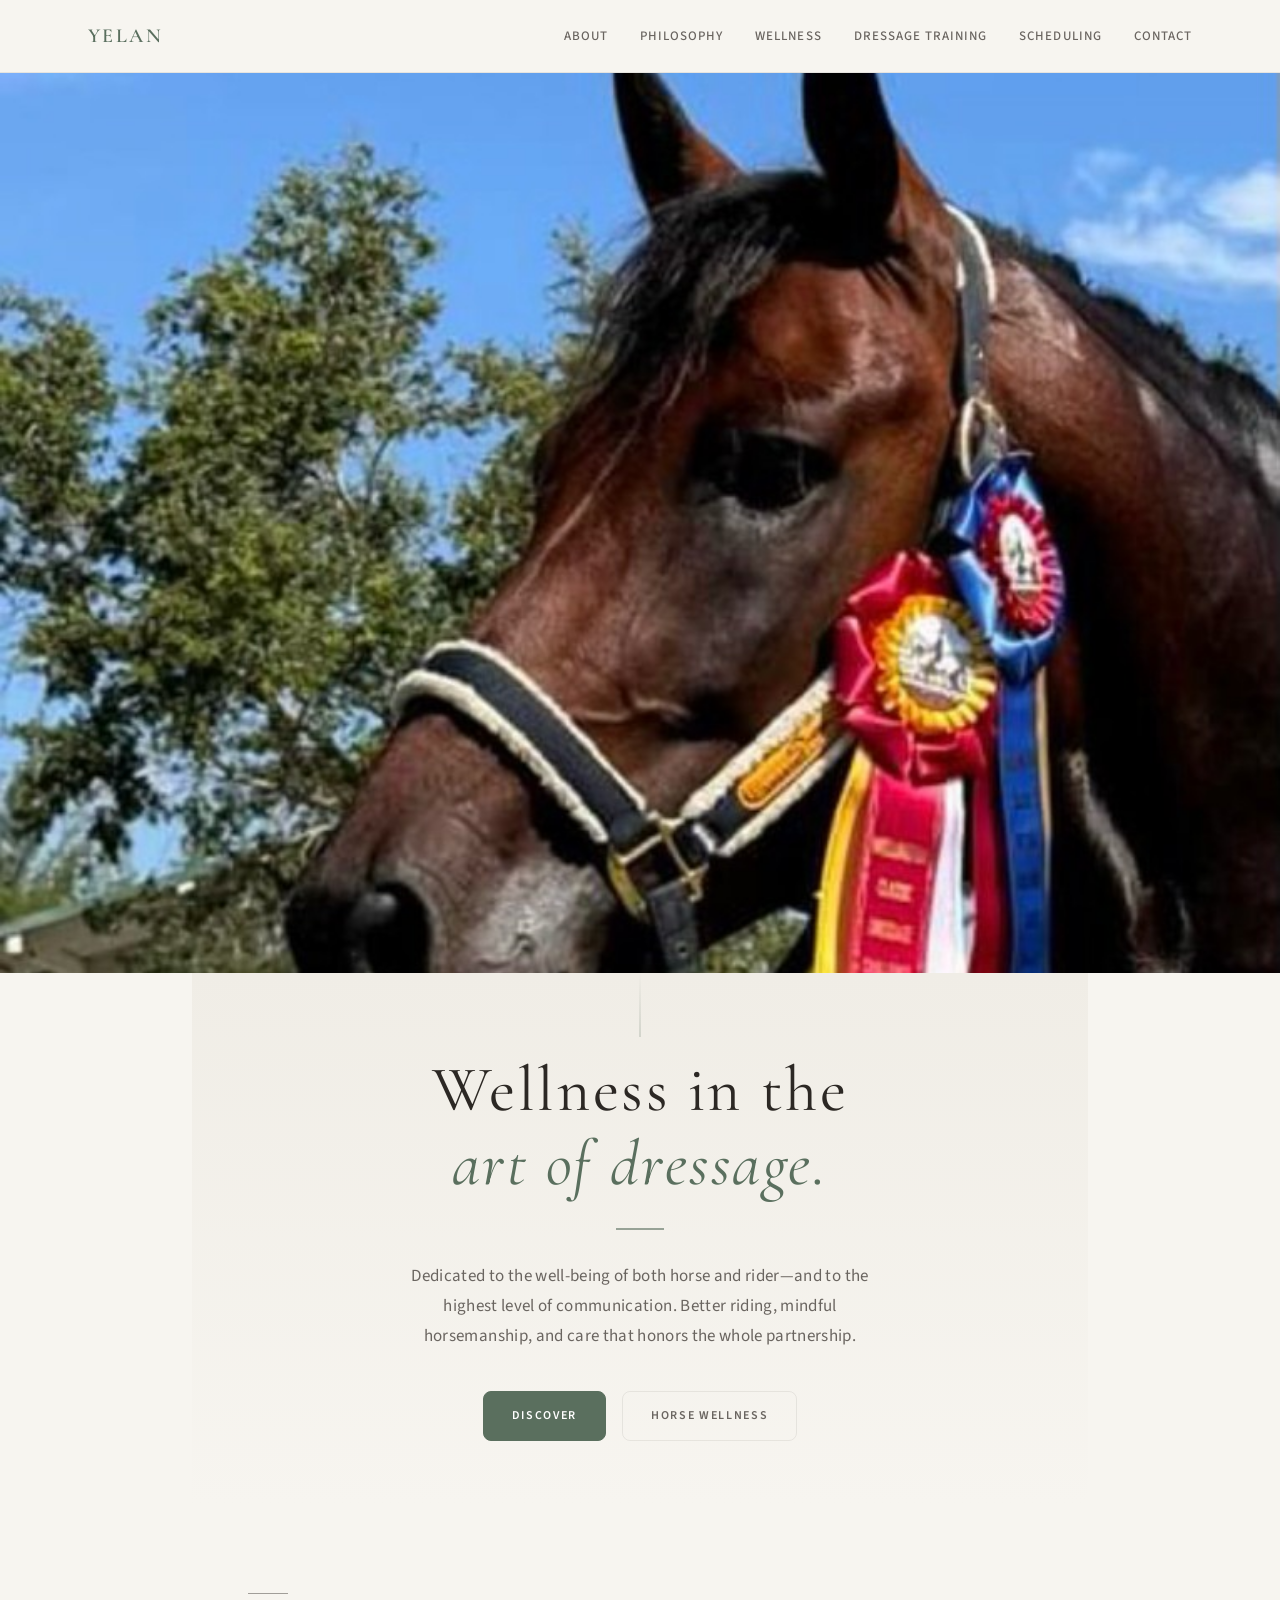
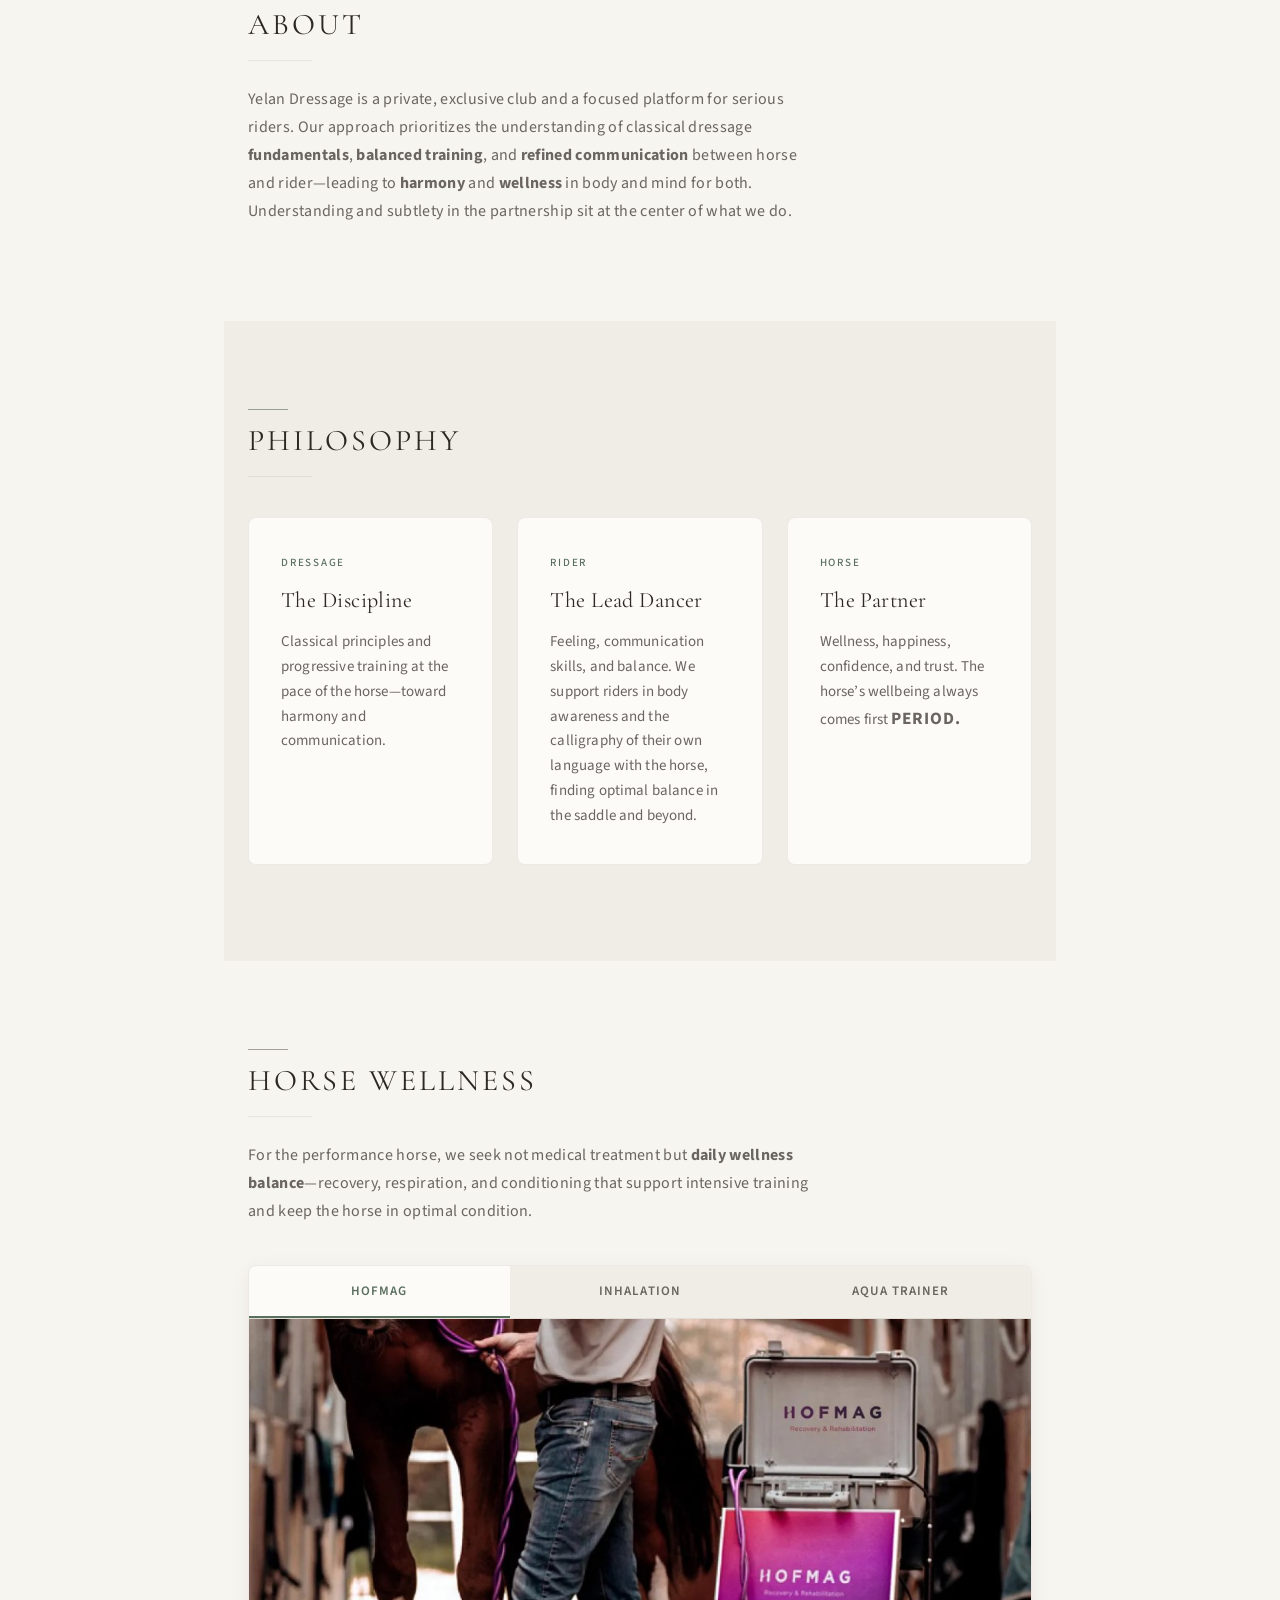
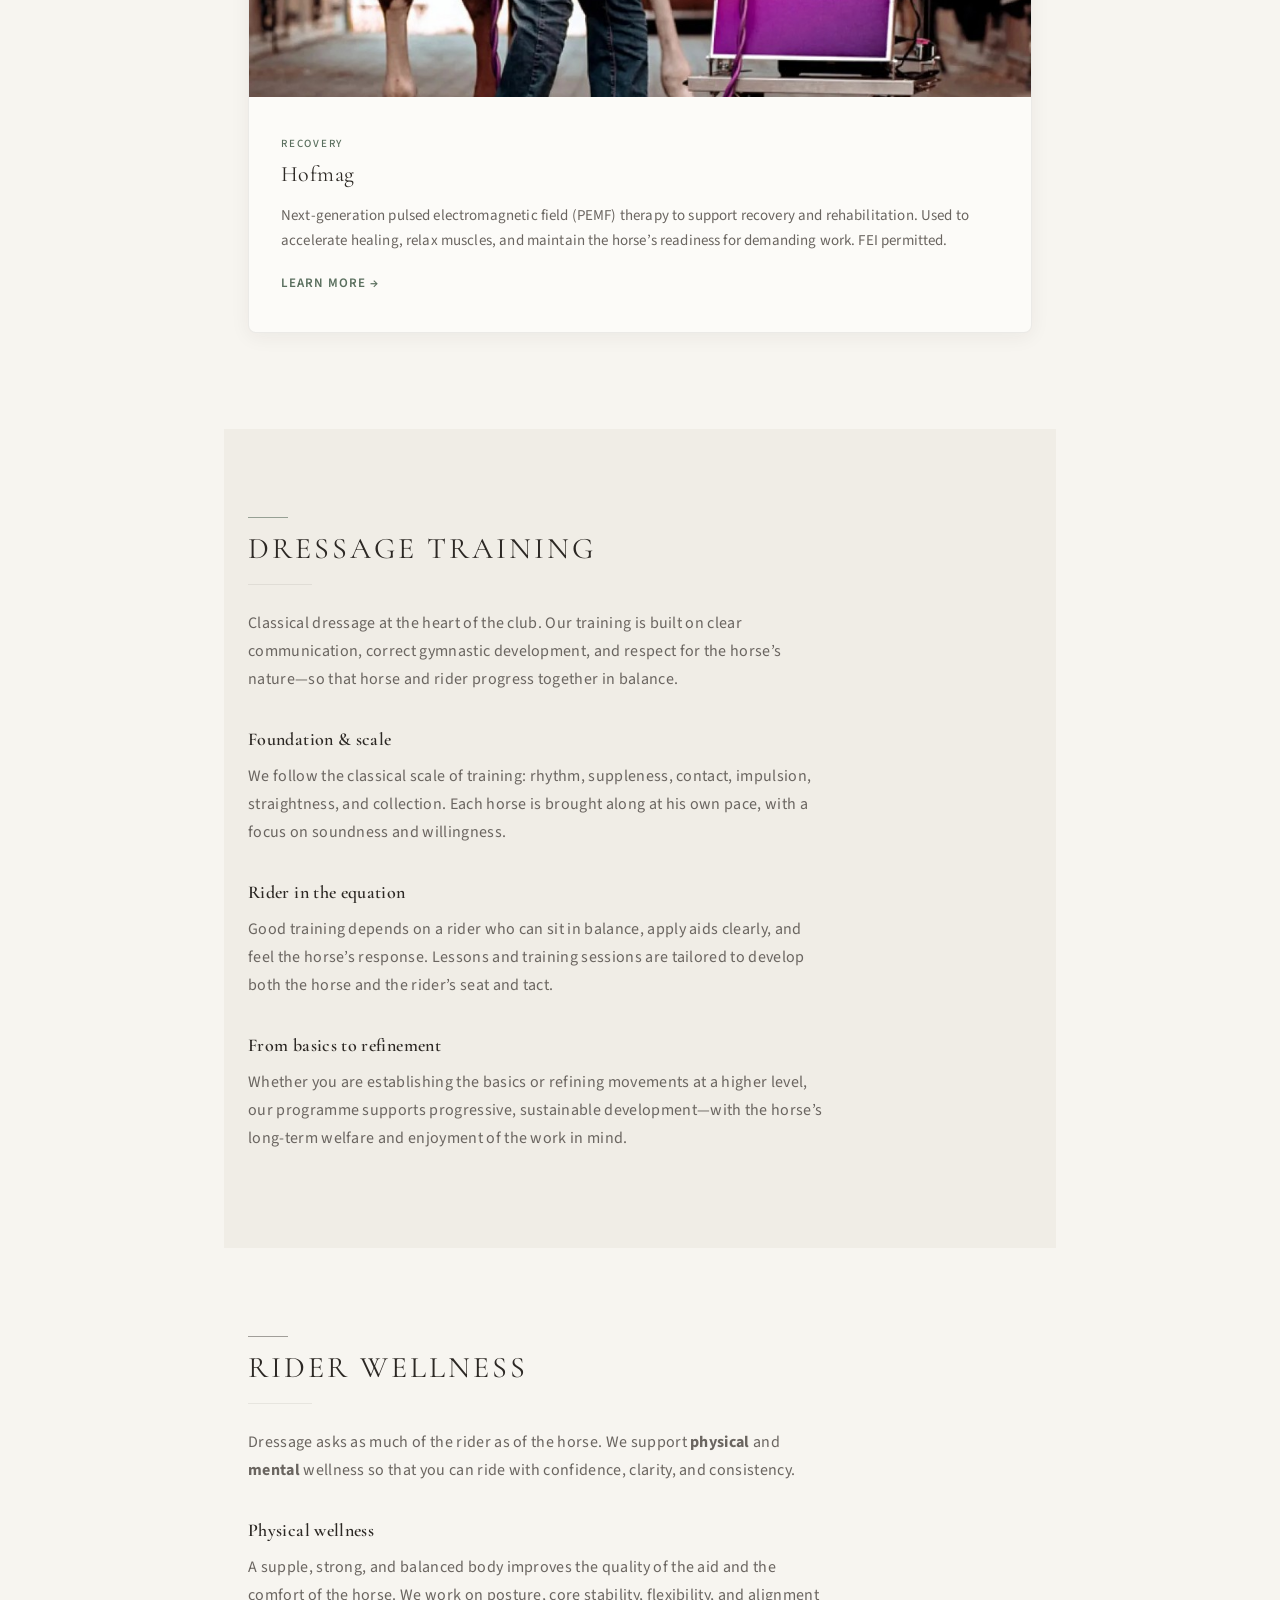
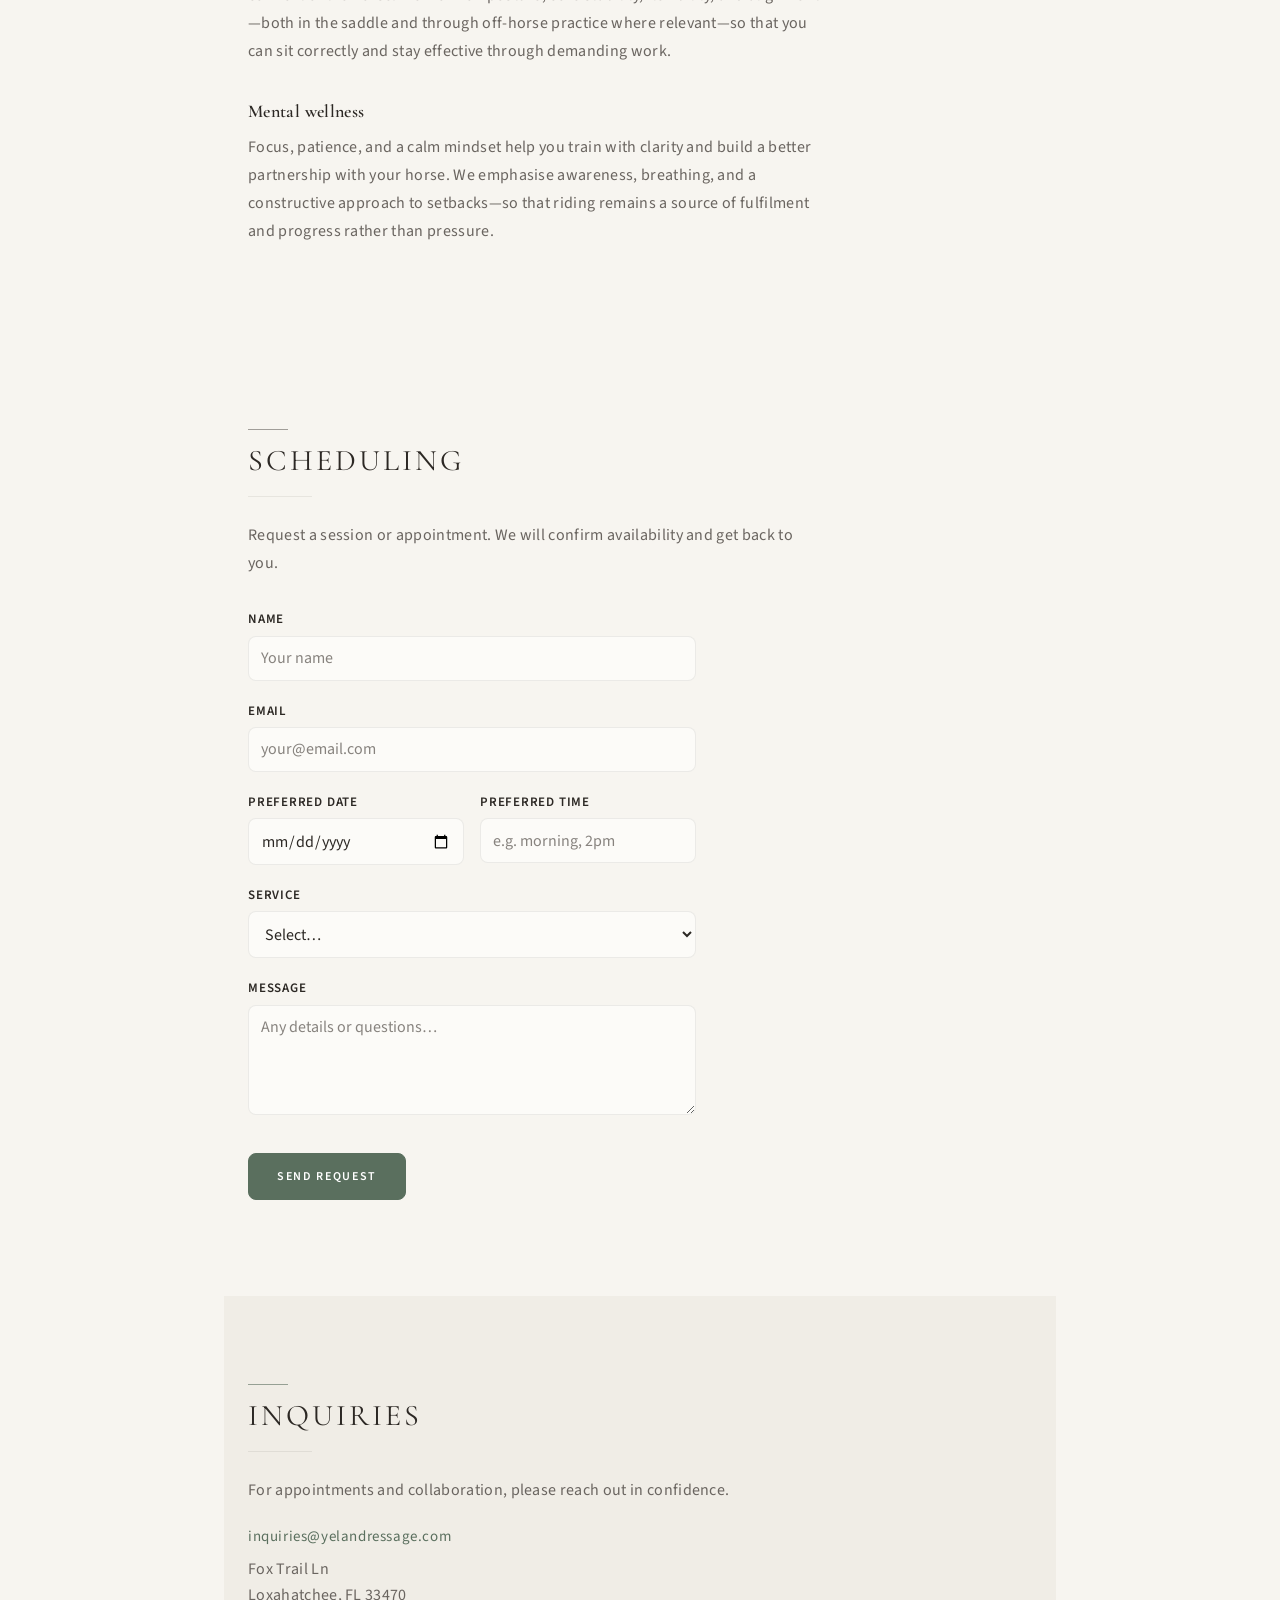
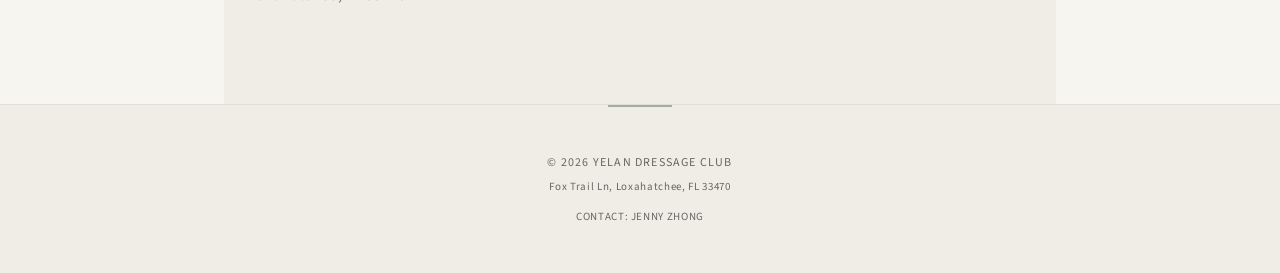
<file: index.html>
<!DOCTYPE html>
<html lang="en">
<head>
  <meta charset="UTF-8" />
  <meta name="viewport" content="width=device-width, initial-scale=1.0" />
  <title>Yelan Dressage — Wellness in the art of dressage</title>
  <link rel="preconnect" href="https://fonts.googleapis.com" />
  <link rel="preconnect" href="https://fonts.gstatic.com" crossorigin />
  <link href="https://fonts.googleapis.com/css2?family=Cormorant+Garamond:ital,wght@0,400;0,600;1,400&family=Source+Sans+3:ital,wght@0,400;0,600;1,400&display=swap" rel="stylesheet" />
  <link rel="stylesheet" href="styles.css" />
</head>
<body>
  <header class="site-header">
    <nav class="nav">
      <a href="#" class="logo">Yelan</a>
      <ul class="nav-links">
        <li><a href="#about">About</a></li>
        <li><a href="#philosophy">Philosophy</a></li>
        <li class="nav-item-dropdown">
          <a href="#horse-wellness" class="nav-dropdown-trigger">Wellness</a>
          <ul class="nav-dropdown">
            <li><a href="#horse-wellness">Horse wellness</a></li>
            <li><a href="#rider-wellness">Rider wellness</a></li>
          </ul>
        </li>
        <li><a href="#dressage-training">Dressage training</a></li>
        <li><a href="#scheduling">Scheduling</a></li>
        <li><a href="#contact">Contact</a></li>
      </ul>
      <button class="nav-toggle" aria-label="Toggle menu">
        <span></span>
        <span></span>
        <span></span>
      </button>
    </nav>
  </header>

  <div class="carousel-wrap">
    <div class="carousel" data-carousel>
      <div class="carousel-track">
        <div class="carousel-slide">
          <img src="assets/carousel-1.png" alt="" />
        </div>
        <div class="carousel-slide">
          <img src="assets/carousel-2.png" alt="" />
        </div>
        <div class="carousel-slide">
          <img src="assets/carousel-3.png" alt="" />
        </div>
        <div class="carousel-slide">
          <img src="assets/carousel-4.png" alt="" />
        </div>
      </div>
    </div>
  </div>

  <main>
    <section class="hero">
      <h1 class="hero-title">
        <span class="line">Wellness in the</span>
        <span class="line accent">art of dressage.</span>
      </h1>
      <p class="hero-subtitle">
        Dedicated to the well-being of both horse and rider—and to the highest level of communication. Better riding, mindful horsemanship, and care that honors the whole partnership.
      </p>
      <div class="hero-actions">
        <a href="#about" class="btn btn-primary">Discover</a>
        <a href="#horse-wellness" class="btn btn-ghost">Horse wellness</a>
      </div>
    </section>

    <section id="about" class="section">
      <h2 class="section-title">About</h2>
      <p class="section-text">
        Yelan Dressage is a private, exclusive club and a focused platform for serious riders. Our approach prioritizes the understanding of classical dressage <strong>fundamentals</strong>, <strong>balanced training</strong>, and <strong>refined communication</strong> between horse and rider—leading to <strong>harmony</strong> and <strong>wellness</strong> in body and mind for both. Understanding and subtlety in the partnership sit at the center of what we do.
      </p>
    </section>

    <section id="philosophy" class="section section--alt">
      <h2 class="section-title">Philosophy</h2>
      <div class="card-grid">
        <article class="card">
          <div class="card-number">Dressage</div>
          <h3 class="card-title">The Discipline</h3>
          <p class="card-text">Classical principles and progressive training at the pace of the horse—toward harmony and communication.</p>
        </article>
        <article class="card">
          <div class="card-number">Rider</div>
          <h3 class="card-title">The Lead Dancer</h3>
          <p class="card-text">Feeling, communication skills, and balance. We support riders in body awareness and the calligraphy of their own language with the horse, finding optimal balance in the saddle and beyond.</p>
        </article>
        <article class="card">
          <div class="card-number">Horse</div>
          <h3 class="card-title">The Partner</h3>
          <p class="card-text">Wellness, happiness, confidence, and trust. The horse’s wellbeing always comes first <span class="card-period">PERIOD.</span></p>
        </article>
      </div>
    </section>

    <section id="horse-wellness" class="section">
      <h2 class="section-title">Horse wellness</h2>
      <p class="section-text section-intro">
        For the performance horse, we seek not medical treatment but <strong>daily wellness balance</strong>—recovery, respiration, and conditioning that support intensive training and keep the horse in optimal condition.
      </p>
      <div class="tabs" data-tabs>
        <div class="tabs-list" role="tablist">
          <button type="button" class="tab-btn active" role="tab" aria-selected="true" aria-controls="panel-hofmag" id="tab-hofmag" data-tab="hofmag">Hofmag</button>
          <button type="button" class="tab-btn" role="tab" aria-selected="false" aria-controls="panel-inhalation" id="tab-inhalation" data-tab="inhalation">Inhalation</button>
          <button type="button" class="tab-btn" role="tab" aria-selected="false" aria-controls="panel-aqua" id="tab-aqua" data-tab="aqua">Aqua trainer</button>
        </div>
        <div class="tab-panels">
          <div class="tab-panel active" id="panel-hofmag" role="tabpanel" aria-labelledby="tab-hofmag" data-panel="hofmag">
            <div class="tab-panel-media">
              <img src="assets/hofmag-therapy.png" alt="Hofmag pulsed electromagnetic field therapy session with a horse in a stable" width="1200" height="800" />
            </div>
            <div class="tab-panel-inner">
              <span class="card-number">Recovery</span>
              <h3 class="card-title">Hofmag</h3>
              <p class="card-text">Next-generation pulsed electromagnetic field (PEMF) therapy to support recovery and rehabilitation. Used to accelerate healing, relax muscles, and maintain the horse’s readiness for demanding work. FEI permitted.</p>
              <a href="pages/hofmag.html" class="card-link">Learn more</a>
            </div>
          </div>
          <div class="tab-panel" id="panel-inhalation" role="tabpanel" aria-labelledby="tab-inhalation" data-panel="inhalation">
            <div class="tab-panel-inner">
              <span class="card-number">Respiration & skin</span>
              <h3 class="card-title">Inhalation</h3>
              <p class="card-text">Maintain lung and skin wellness with our inhalation system. Supports respiratory health and skin condition as part of routine care for the high-performance horse.</p>
              <a href="pages/inhalation.html" class="card-link">Learn more</a>
            </div>
          </div>
          <div class="tab-panel" id="panel-aqua" role="tabpanel" aria-labelledby="tab-aqua" data-panel="aqua">
            <div class="tab-panel-media">
              <img src="assets/aqua-trainer.png" alt="Horse in aqua treadmill hydrotherapy unit" width="1200" height="800" />
            </div>
            <div class="tab-panel-inner">
              <span class="card-number">Conditioning</span>
              <h3 class="card-title">Aqua trainer</h3>
              <p class="card-text">Water-based conditioning that builds fitness and supports recovery without excessive impact. An essential part of wellness programming for the sport horse in heavy training.</p>
              <p class="card-note">Not yet available.</p>
              <a href="pages/aqua-trainer.html" class="card-link">Learn more</a>
            </div>
          </div>
        </div>
      </div>
    </section>

    <section id="dressage-training" class="section section--alt">
      <h2 class="section-title">Dressage training</h2>
      <p class="section-text section-intro">
        Classical dressage at the heart of the club. Our training is built on clear communication, correct gymnastic development, and respect for the horse’s nature—so that horse and rider progress together in balance.
      </p>
      <div class="section-blocks">
        <div class="section-block">
          <h3 class="section-block-title">Foundation & scale</h3>
          <p class="section-text">We follow the classical scale of training: rhythm, suppleness, contact, impulsion, straightness, and collection. Each horse is brought along at his own pace, with a focus on soundness and willingness.</p>
        </div>
        <div class="section-block">
          <h3 class="section-block-title">Rider in the equation</h3>
          <p class="section-text">Good training depends on a rider who can sit in balance, apply aids clearly, and feel the horse’s response. Lessons and training sessions are tailored to develop both the horse and the rider’s seat and tact.</p>
        </div>
        <div class="section-block">
          <h3 class="section-block-title">From basics to refinement</h3>
          <p class="section-text">Whether you are establishing the basics or refining movements at a higher level, our programme supports progressive, sustainable development—with the horse’s long-term welfare and enjoyment of the work in mind.</p>
        </div>
      </div>
    </section>

    <section id="rider-wellness" class="section">
      <h2 class="section-title">Rider wellness</h2>
      <p class="section-text section-intro">
        Dressage asks as much of the rider as of the horse. We support <strong>physical</strong> and <strong>mental</strong> wellness so that you can ride with confidence, clarity, and consistency.
      </p>
      <div class="section-blocks">
        <div class="section-block">
          <h3 class="section-block-title">Physical wellness</h3>
          <p class="section-text">A supple, strong, and balanced body improves the quality of the aid and the comfort of the horse. We work on posture, core stability, flexibility, and alignment—both in the saddle and through off-horse practice where relevant—so that you can sit correctly and stay effective through demanding work.</p>
        </div>
        <div class="section-block">
          <h3 class="section-block-title">Mental wellness</h3>
          <p class="section-text">Focus, patience, and a calm mindset help you train with clarity and build a better partnership with your horse. We emphasise awareness, breathing, and a constructive approach to setbacks—so that riding remains a source of fulfilment and progress rather than pressure.</p>
        </div>
      </div>
    </section>

    <section id="scheduling" class="section">
      <h2 class="section-title">Scheduling</h2>
      <p class="section-text section-intro">
        Request a session or appointment. We will confirm availability and get back to you.
      </p>
      <!-- Replace YOUR_FORM_ID with your Formspree form ID from https://formspree.io -->
      <form class="scheduling-form" action="https://formspree.io/f/YOUR_FORM_ID" method="POST">
        <input type="hidden" name="_subject" value="Yelan Dressage – scheduling request" />
        <div class="form-row">
          <label for="scheduling-name">Name</label>
          <input type="text" id="scheduling-name" name="name" required placeholder="Your name" />
        </div>
        <div class="form-row">
          <label for="scheduling-email">Email</label>
          <input type="email" id="scheduling-email" name="email" required placeholder="your@email.com" />
        </div>
        <div class="form-row-group">
          <div class="form-row form-row--half">
            <label for="scheduling-date">Preferred date</label>
            <input type="date" id="scheduling-date" name="preferred_date" />
          </div>
          <div class="form-row form-row--half">
            <label for="scheduling-time">Preferred time</label>
            <input type="text" id="scheduling-time" name="preferred_time" placeholder="e.g. morning, 2pm" />
          </div>
        </div>
        <div class="form-row">
          <label for="scheduling-service">Service</label>
          <select id="scheduling-service" name="service">
            <option value="">Select…</option>
            <option value="Dressage training">Dressage training</option>
            <option value="Horse wellness – Hofmag">Horse wellness – Hofmag</option>
            <option value="Horse wellness – Inhalation">Horse wellness – Inhalation</option>
            <option value="Horse wellness – Aqua trainer (coming soon)">Horse wellness – Aqua trainer (coming soon)</option>
            <option value="Rider wellness">Rider wellness</option>
            <option value="Other">Other</option>
          </select>
        </div>
        <div class="form-row">
          <label for="scheduling-message">Message</label>
          <textarea id="scheduling-message" name="message" rows="4" placeholder="Any details or questions…"></textarea>
        </div>
        <button type="submit" class="btn btn-primary">Send request</button>
      </form>
    </section>

    <section id="contact" class="section section--alt">
      <h2 class="section-title">Inquiries</h2>
      <p class="section-text">
        For appointments and collaboration, please reach out in confidence.
      </p>
      <div class="contact-details">
        <p class="contact-item">
          <a href="mailto:inquiries@yelandressage.com" class="contact-link">inquiries@yelandressage.com</a>
        </p>
        <p class="contact-item contact-address">
          Fox Trail Ln<br />
          Loxahatchee, FL 33470
        </p>
      </div>
    </section>
  </main>

  <footer class="site-footer">
    <p class="footer-copy">&copy; <span id="year"></span> Yelan Dressage Club</p>
    <p class="footer-details">Fox Trail Ln, Loxahatchee, FL 33470</p>
    <p class="footer-contact">Contact: Jenny Zhong</p>
  </footer>

  <script src="script.js"></script>
</body>
</html>
</file>
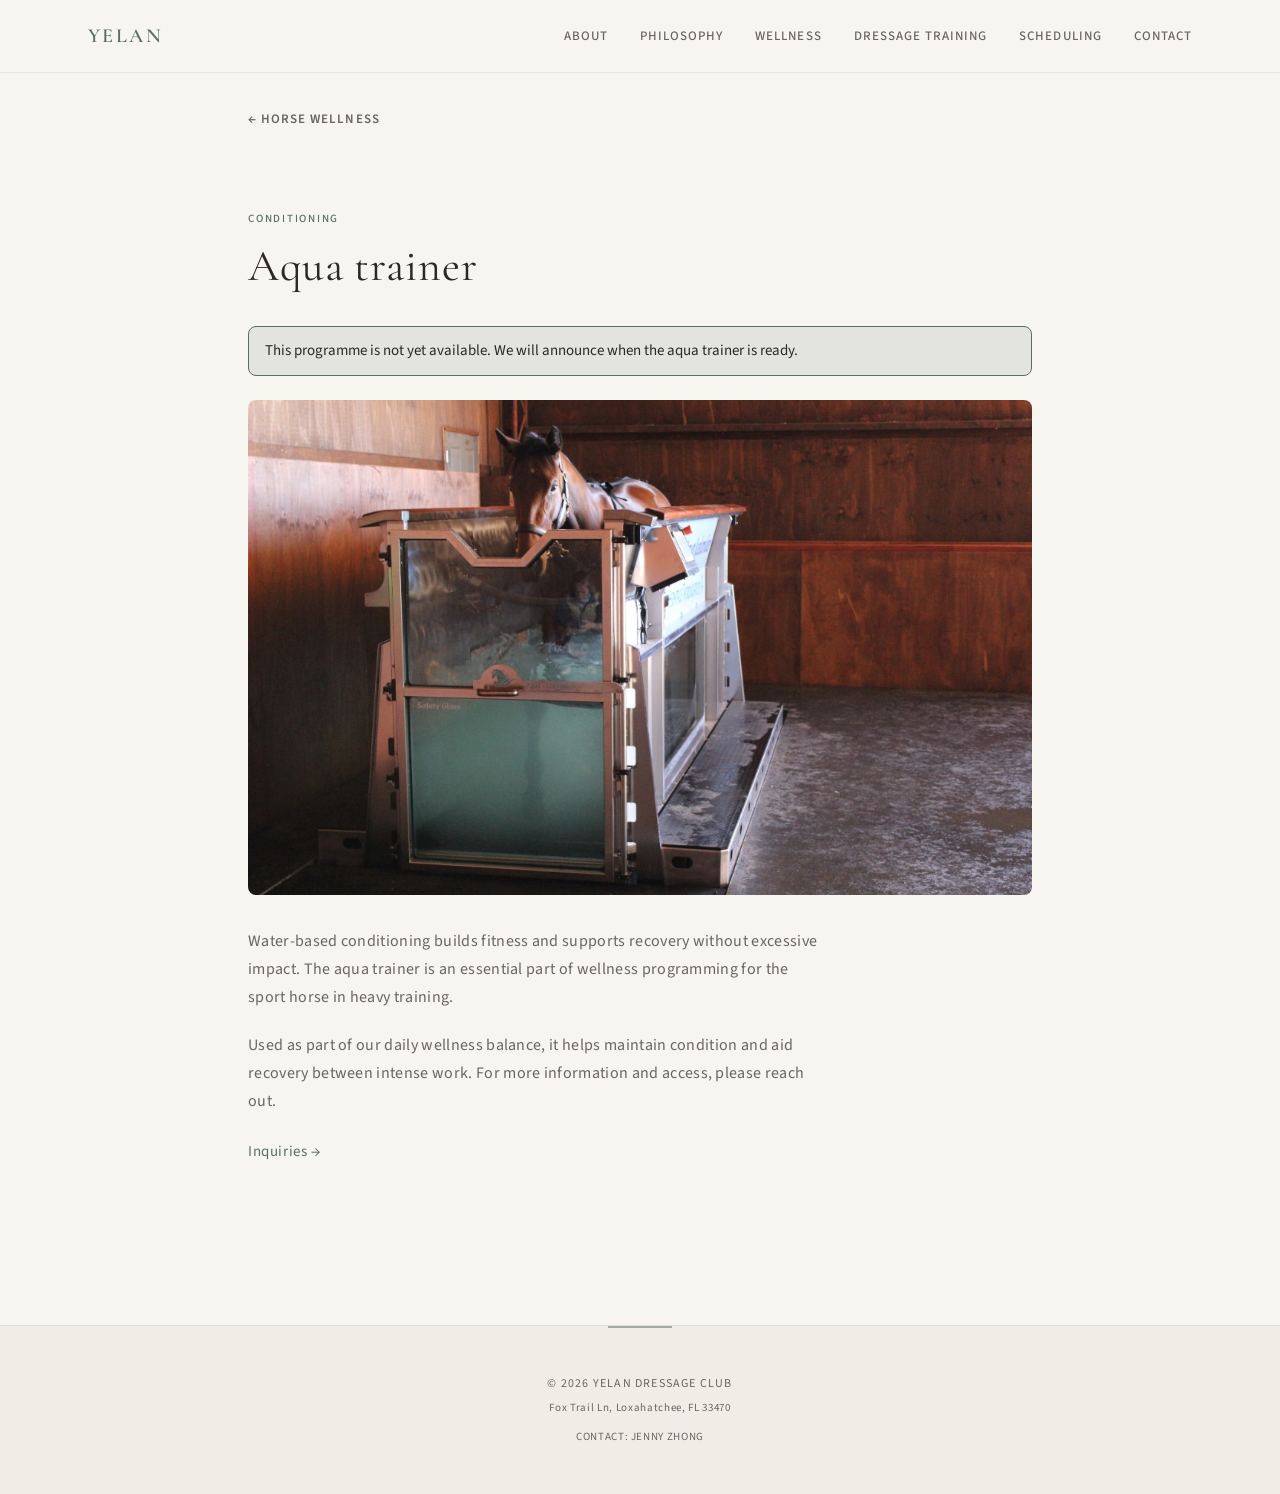
<file: pages/aqua-trainer.html>
<!DOCTYPE html>
<html lang="en">
<head>
  <meta charset="UTF-8" />
  <meta name="viewport" content="width=device-width, initial-scale=1.0" />
  <title>Aqua trainer — Horse wellness | Yelan Dressage Club</title>
  <link rel="preconnect" href="https://fonts.googleapis.com" />
  <link rel="preconnect" href="https://fonts.gstatic.com" crossorigin />
  <link href="https://fonts.googleapis.com/css2?family=Cormorant+Garamond:ital,wght@0,400;0,600;1,400&family=Source+Sans+3:ital,wght@0,400;0,600;1,400&display=swap" rel="stylesheet" />
  <link rel="stylesheet" href="../styles.css" />
</head>
<body class="page-sub">
  <header class="site-header">
    <nav class="nav">
      <a href="../index.html" class="logo">Yelan</a>
      <ul class="nav-links">
        <li><a href="../index.html#about">About</a></li>
        <li><a href="../index.html#philosophy">Philosophy</a></li>
        <li class="nav-item-dropdown">
          <a href="../index.html#horse-wellness" class="nav-dropdown-trigger">Wellness</a>
          <ul class="nav-dropdown">
            <li><a href="../index.html#horse-wellness">Horse wellness</a></li>
            <li><a href="../index.html#rider-wellness">Rider wellness</a></li>
          </ul>
        </li>
        <li><a href="../index.html#dressage-training">Dressage training</a></li>
        <li><a href="../index.html#scheduling">Scheduling</a></li>
        <li><a href="../index.html#contact">Contact</a></li>
      </ul>
      <button class="nav-toggle" aria-label="Toggle menu">
        <span></span>
        <span></span>
        <span></span>
      </button>
    </nav>
  </header>

  <main class="page-main">
    <div class="page-back">
      <a href="../index.html#horse-wellness" class="page-back-link">← Horse wellness</a>
    </div>
    <article class="page-content section">
      <span class="card-number">Conditioning</span>
      <h1 class="page-title">Aqua trainer</h1>
      <p class="page-notice">This programme is not yet available. We will announce when the aqua trainer is ready.</p>
      <div class="page-media">
        <img src="../assets/aqua-trainer.png" alt="Horse in aqua treadmill hydrotherapy unit" width="1200" height="800" />
      </div>
      <div class="page-body">
        <p class="section-text">
          Water-based conditioning builds fitness and supports recovery without excessive impact. The aqua trainer is an essential part of wellness programming for the sport horse in heavy training.
        </p>
        <p class="section-text">
          Used as part of our daily wellness balance, it helps maintain condition and aid recovery between intense work. For more information and access, please reach out.
        </p>
        <p class="section-text">
          <a href="../index.html#contact" class="contact-link">Inquiries →</a>
        </p>
      </div>
    </article>
  </main>

  <footer class="site-footer">
    <p class="footer-copy">&copy; <span id="year"></span> Yelan Dressage Club</p>
    <p class="footer-details">Fox Trail Ln, Loxahatchee, FL 33470</p>
    <p class="footer-contact">Contact: Jenny Zhong</p>
  </footer>

  <script src="../script.js"></script>
</body>
</html>
</file>
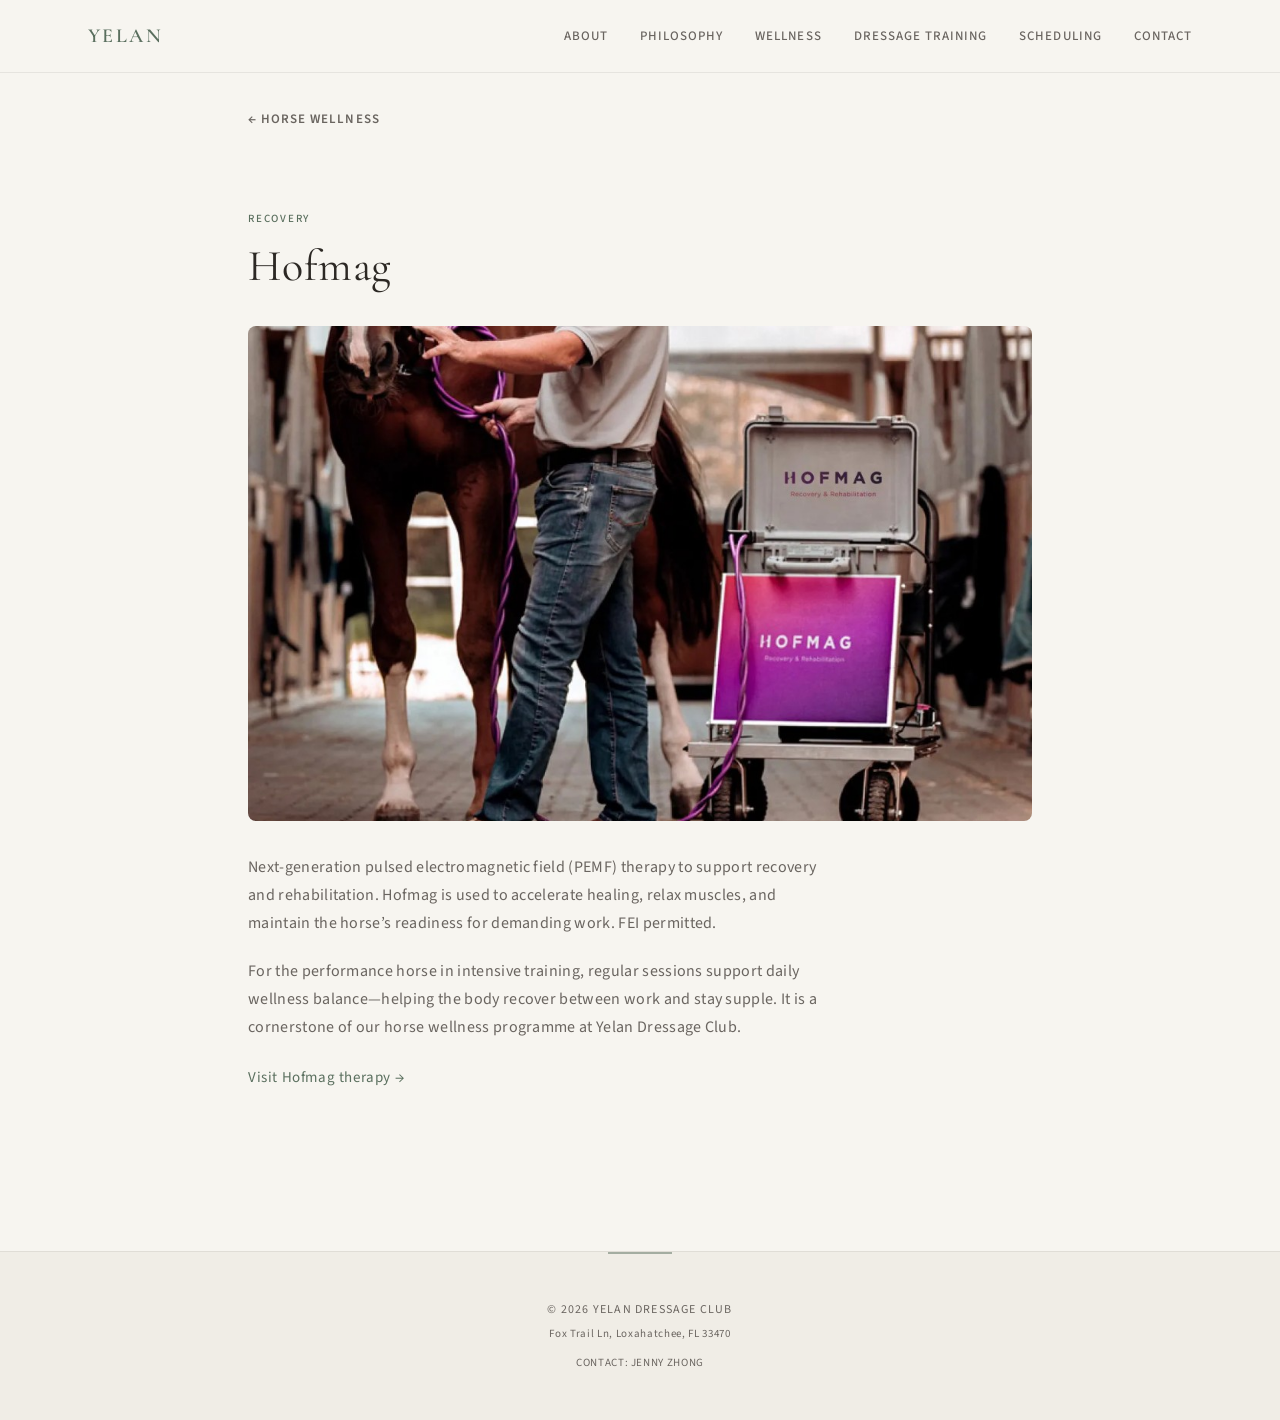
<file: pages/hofmag.html>
<!DOCTYPE html>
<html lang="en">
<head>
  <meta charset="UTF-8" />
  <meta name="viewport" content="width=device-width, initial-scale=1.0" />
  <title>Hofmag — Horse wellness | Yelan Dressage Club</title>
  <link rel="preconnect" href="https://fonts.googleapis.com" />
  <link rel="preconnect" href="https://fonts.gstatic.com" crossorigin />
  <link href="https://fonts.googleapis.com/css2?family=Cormorant+Garamond:ital,wght@0,400;0,600;1,400&family=Source+Sans+3:ital,wght@0,400;0,600;1,400&display=swap" rel="stylesheet" />
  <link rel="stylesheet" href="../styles.css" />
</head>
<body class="page-sub">
  <header class="site-header">
    <nav class="nav">
      <a href="../index.html" class="logo">Yelan</a>
      <ul class="nav-links">
        <li><a href="../index.html#about">About</a></li>
        <li><a href="../index.html#philosophy">Philosophy</a></li>
        <li class="nav-item-dropdown">
          <a href="../index.html#horse-wellness" class="nav-dropdown-trigger">Wellness</a>
          <ul class="nav-dropdown">
            <li><a href="../index.html#horse-wellness">Horse wellness</a></li>
            <li><a href="../index.html#rider-wellness">Rider wellness</a></li>
          </ul>
        </li>
        <li><a href="../index.html#dressage-training">Dressage training</a></li>
        <li><a href="../index.html#scheduling">Scheduling</a></li>
        <li><a href="../index.html#contact">Contact</a></li>
      </ul>
      <button class="nav-toggle" aria-label="Toggle menu">
        <span></span>
        <span></span>
        <span></span>
      </button>
    </nav>
  </header>

  <main class="page-main">
    <div class="page-back">
      <a href="../index.html#horse-wellness" class="page-back-link">← Horse wellness</a>
    </div>
    <article class="page-content section">
      <span class="card-number">Recovery</span>
      <h1 class="page-title">Hofmag</h1>
      <div class="page-media">
        <img src="../assets/hofmag-therapy.png" alt="Hofmag pulsed electromagnetic field therapy session with a horse in a stable" width="1200" height="800" />
      </div>
      <div class="page-body">
        <p class="section-text">
          Next-generation pulsed electromagnetic field (PEMF) therapy to support recovery and rehabilitation. Hofmag is used to accelerate healing, relax muscles, and maintain the horse’s readiness for demanding work. FEI permitted.
        </p>
        <p class="section-text">
          For the performance horse in intensive training, regular sessions support daily wellness balance—helping the body recover between work and stay supple. It is a cornerstone of our horse wellness programme at Yelan Dressage Club.
        </p>
        <p class="section-text">
          <a href="https://www.hofmagtherapy.com/" target="_blank" rel="noopener noreferrer" class="contact-link">Visit Hofmag therapy →</a>
        </p>
      </div>
    </article>
  </main>

  <footer class="site-footer">
    <p class="footer-copy">&copy; <span id="year"></span> Yelan Dressage Club</p>
    <p class="footer-details">Fox Trail Ln, Loxahatchee, FL 33470</p>
    <p class="footer-contact">Contact: Jenny Zhong</p>
  </footer>

  <script src="../script.js"></script>
</body>
</html>
</file>
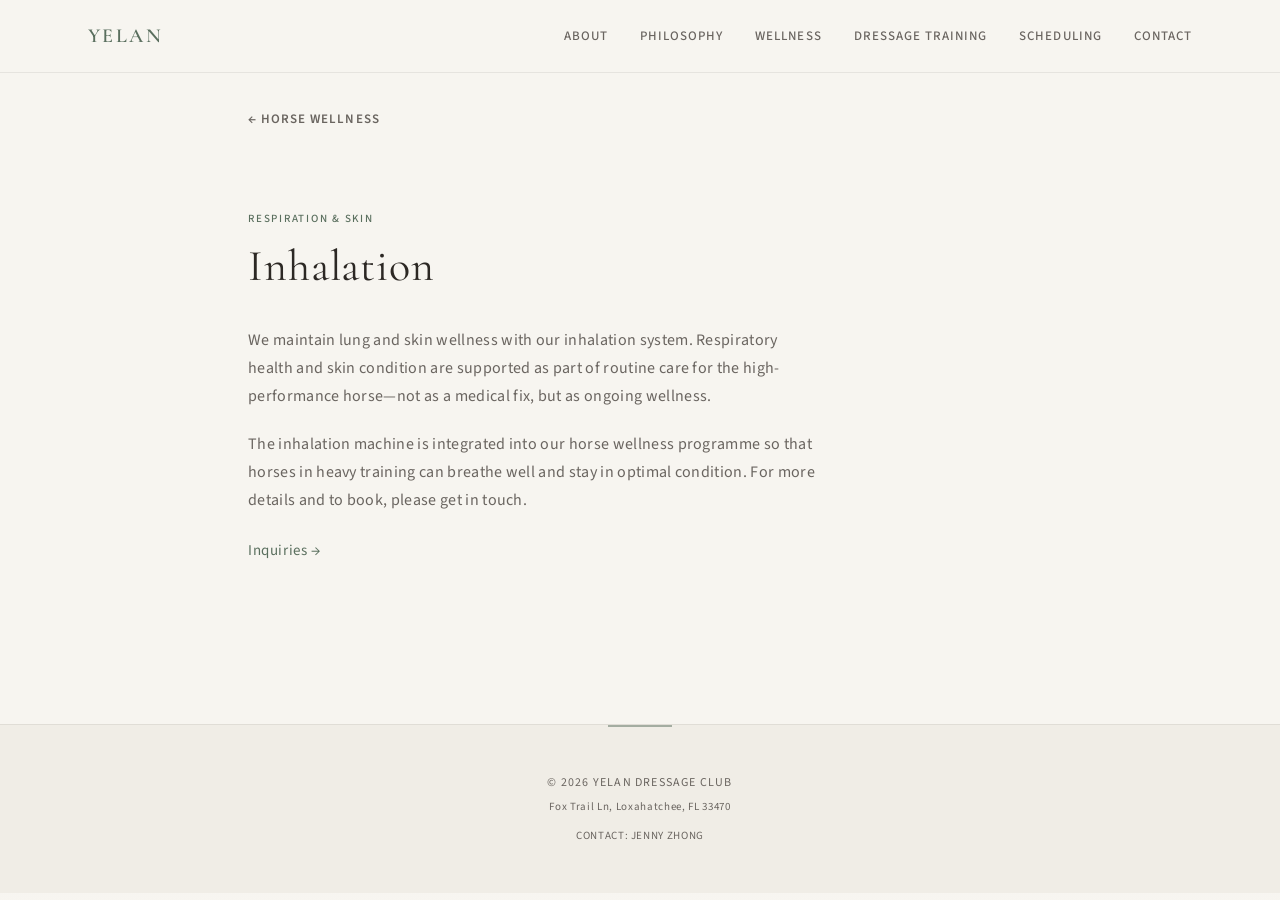
<file: pages/inhalation.html>
<!DOCTYPE html>
<html lang="en">
<head>
  <meta charset="UTF-8" />
  <meta name="viewport" content="width=device-width, initial-scale=1.0" />
  <title>Inhalation — Horse wellness | Yelan Dressage Club</title>
  <link rel="preconnect" href="https://fonts.googleapis.com" />
  <link rel="preconnect" href="https://fonts.gstatic.com" crossorigin />
  <link href="https://fonts.googleapis.com/css2?family=Cormorant+Garamond:ital,wght@0,400;0,600;1,400&family=Source+Sans+3:ital,wght@0,400;0,600;1,400&display=swap" rel="stylesheet" />
  <link rel="stylesheet" href="../styles.css" />
</head>
<body class="page-sub">
  <header class="site-header">
    <nav class="nav">
      <a href="../index.html" class="logo">Yelan</a>
      <ul class="nav-links">
        <li><a href="../index.html#about">About</a></li>
        <li><a href="../index.html#philosophy">Philosophy</a></li>
        <li class="nav-item-dropdown">
          <a href="../index.html#horse-wellness" class="nav-dropdown-trigger">Wellness</a>
          <ul class="nav-dropdown">
            <li><a href="../index.html#horse-wellness">Horse wellness</a></li>
            <li><a href="../index.html#rider-wellness">Rider wellness</a></li>
          </ul>
        </li>
        <li><a href="../index.html#dressage-training">Dressage training</a></li>
        <li><a href="../index.html#scheduling">Scheduling</a></li>
        <li><a href="../index.html#contact">Contact</a></li>
      </ul>
      <button class="nav-toggle" aria-label="Toggle menu">
        <span></span>
        <span></span>
        <span></span>
      </button>
    </nav>
  </header>

  <main class="page-main">
    <div class="page-back">
      <a href="../index.html#horse-wellness" class="page-back-link">← Horse wellness</a>
    </div>
    <article class="page-content section">
      <span class="card-number">Respiration & skin</span>
      <h1 class="page-title">Inhalation</h1>
      <div class="page-body">
        <p class="section-text">
          We maintain lung and skin wellness with our inhalation system. Respiratory health and skin condition are supported as part of routine care for the high-performance horse—not as a medical fix, but as ongoing wellness.
        </p>
        <p class="section-text">
          The inhalation machine is integrated into our horse wellness programme so that horses in heavy training can breathe well and stay in optimal condition. For more details and to book, please get in touch.
        </p>
        <p class="section-text">
          <a href="../index.html#contact" class="contact-link">Inquiries →</a>
        </p>
      </div>
    </article>
  </main>

  <footer class="site-footer">
    <p class="footer-copy">&copy; <span id="year"></span> Yelan Dressage Club</p>
    <p class="footer-details">Fox Trail Ln, Loxahatchee, FL 33470</p>
    <p class="footer-contact">Contact: Jenny Zhong</p>
  </footer>

  <script src="../script.js"></script>
</body>
</html>
</file>
<file: styles.css>
/* ----- Variables ----- */
:root {
  --bg: #f7f5f0;
  --bg-elevated: #f0ede6;
  --bg-card: #fcfbf8;
  --text: #2c2824;
  --text-muted: #6a6560;
  --accent: #5a6f5e;
  --accent-soft: rgba(90, 111, 94, 0.12);
  --border: rgba(44, 40, 36, 0.08);
  --font-heading: "Cormorant Garamond", "Georgia", serif;
  --font-body: "Source Sans 3", system-ui, sans-serif;
  --space: 1.25rem;
  --radius: 8px;
  --transition: 0.25s ease;
}

/* ----- Reset & base ----- */
*, *::before, *::after {
  box-sizing: border-box;
}

html {
  scroll-behavior: smooth;
}

body {
  margin: 0;
  font-family: var(--font-body);
  font-size: 1.0625rem;
  line-height: 1.6;
  color: var(--text);
  background: var(--bg);
  background-image: linear-gradient(180deg, rgba(247, 245, 240, 0.98) 0%, var(--bg) 20%, var(--bg) 100%);
  -webkit-font-smoothing: antialiased;
}

a {
  color: inherit;
  text-decoration: none;
  transition: color var(--transition);
}

a:hover {
  color: var(--accent);
}

/* ----- Header ----- */
.site-header {
  position: sticky;
  top: 0;
  z-index: 100;
  background: rgba(247, 245, 240, 0.92);
  backdrop-filter: blur(14px);
  border-bottom: 1px solid var(--border);
}

.nav {
  display: flex;
  align-items: center;
  justify-content: space-between;
  max-width: 72rem;
  margin: 0 auto;
  padding: var(--space) 1.5rem;
}

.logo {
  font-family: var(--font-heading);
  font-weight: 600;
  font-size: 1.25rem;
  letter-spacing: 0.12em;
  text-transform: uppercase;
  color: var(--accent);
}
.logo:hover {
  color: var(--text);
}

.nav-links {
  display: flex;
  gap: 2rem;
  list-style: none;
  margin: 0;
  padding: 0;
}

.nav-links a {
  font-size: 0.8125rem;
  font-weight: 500;
  letter-spacing: 0.08em;
  text-transform: uppercase;
  color: var(--text-muted);
}

.nav-links a:hover {
  color: var(--accent);
}

.nav-item-dropdown {
  position: relative;
}

.nav-dropdown {
  position: absolute;
  top: 100%;
  left: 0;
  min-width: 12rem;
  margin: 0;
  padding: 0.5rem 0;
  list-style: none;
  background: var(--bg-elevated);
  border: 1px solid var(--border);
  border-radius: var(--radius);
  box-shadow: 0 8px 24px rgba(44, 40, 36, 0.12);
  opacity: 0;
  visibility: hidden;
  transition: opacity var(--transition), visibility var(--transition);
}

.nav-item-dropdown:hover .nav-dropdown {
  opacity: 1;
  visibility: visible;
}

.nav-dropdown li {
  margin: 0;
}

.nav-dropdown a {
  display: block;
  padding: 0.5rem 1rem;
  font-size: 0.8125rem;
  color: var(--text-muted);
}

.nav-dropdown a:hover {
  color: var(--accent);
  background: var(--accent-soft);
}

.nav-toggle {
  display: none;
  flex-direction: column;
  gap: 6px;
  padding: 8px;
  background: none;
  border: none;
  cursor: pointer;
  color: var(--text);
}

.nav-toggle span {
  display: block;
  width: 22px;
  height: 2px;
  background: currentColor;
  border-radius: 1px;
}

/* ----- Carousel ----- */
.carousel-wrap {
  position: relative;
  width: 100%;
  height: 100vh;
  min-height: 28rem;
  overflow: hidden;
}

.carousel {
  position: absolute;
  inset: 0;
}

.carousel-track {
  display: flex;
  width: 100%;
  height: 100%;
  transition: transform 0.8s cubic-bezier(0.4, 0, 0.2, 1);
  will-change: transform;
}

.carousel-slide {
  flex: 0 0 100%;
  width: 100%;
  height: 100%;
  position: relative;
}

.carousel-slide img {
  display: block;
  width: 100%;
  height: 100%;
  object-fit: cover;
  object-position: center;
}


/* ----- Hero ----- */
.hero {
  max-width: 56rem;
  margin: 0 auto;
  padding: 5rem 1.5rem 4rem;
  text-align: center;
  position: relative;
  background: linear-gradient(180deg, var(--bg-elevated) 0%, var(--bg) 100%);
}

.hero--overlay {
  position: absolute;
  inset: 0;
  display: flex;
  flex-direction: column;
  align-items: center;
  justify-content: center;
  padding: 6rem 1.5rem 4rem;
  z-index: 2;
  pointer-events: none;
}

.hero--overlay .hero-title,
.hero--overlay .hero-subtitle,
.hero--overlay .hero-actions {
  pointer-events: auto;
}

.hero--overlay .hero-title {
  text-shadow: 0 2px 20px rgba(0, 0, 0, 0.25);
}

.hero--overlay .hero-subtitle {
  color: rgba(255, 255, 255, 0.95);
  text-shadow: 0 1px 12px rgba(0, 0, 0, 0.35);
}

.hero--overlay .hero-title .line {
  color: #fff;
}

.hero--overlay .hero-title .accent {
  color: rgba(255, 255, 255, 0.95);
}

.hero--overlay .btn-primary {
  background: rgba(255, 255, 255, 0.95);
  color: var(--text);
  border-color: rgba(255, 255, 255, 0.95);
}

.hero--overlay .btn-primary:hover {
  background: #fff;
  color: var(--text);
  border-color: #fff;
}

.hero--overlay .btn-ghost {
  color: rgba(255, 255, 255, 0.9);
  border-color: rgba(255, 255, 255, 0.5);
}

.hero--overlay .btn-ghost:hover {
  color: #fff;
  border-color: rgba(255, 255, 255, 0.8);
  background: rgba(255, 255, 255, 0.08);
}

.hero:not(.hero--overlay)::before {
  content: "";
  position: absolute;
  top: 0;
  left: 50%;
  transform: translateX(-50%);
  width: 1px;
  height: 4rem;
  background: linear-gradient(to bottom, transparent, var(--accent));
  opacity: 0.4;
}

.hero--overlay::before {
  display: none;
}

.hero--overlay .hero-title::after {
  background: rgba(255, 255, 255, 0.7);
}

.hero-title {
  font-family: var(--font-heading);
  font-weight: 400;
  font-size: clamp(2.5rem, 6.5vw, 4rem);
  line-height: 1.15;
  letter-spacing: 0.04em;
  margin: 0 0 2rem;
  color: var(--text);
}

.hero-title .line {
  display: block;
}

.hero-title .accent {
  color: var(--accent);
  font-style: italic;
}

.hero-title::after {
  content: "";
  display: block;
  width: 3rem;
  height: 2px;
  margin: 1.75rem auto 0;
  background: var(--accent);
  opacity: 0.6;
}

.hero-subtitle {
  max-width: 30rem;
  margin: 0 auto 2.5rem;
  font-size: 1.0625rem;
  line-height: 1.75;
  letter-spacing: 0.02em;
  color: var(--text-muted);
}

.hero-actions {
  display: flex;
  gap: 1rem;
  justify-content: center;
  flex-wrap: wrap;
}

/* ----- Buttons ----- */
.btn {
  display: inline-block;
  padding: 0.875rem 1.75rem;
  font-family: var(--font-body);
  font-size: 0.75rem;
  font-weight: 600;
  letter-spacing: 0.14em;
  text-transform: uppercase;
  border-radius: var(--radius);
  transition: background var(--transition), color var(--transition), border-color var(--transition);
}

.btn-primary {
  background: var(--accent);
  color: #fff;
  border: 1px solid var(--accent);
}

.btn-primary:hover {
  background: #4d6152;
  color: #fff;
  border-color: #4d6152;
}

.btn-ghost {
  background: transparent;
  color: var(--text-muted);
  border: 1px solid var(--border);
}

.btn-ghost:hover {
  color: var(--accent);
  border-color: var(--accent);
}

/* ----- Sections ----- */
.section {
  max-width: 52rem;
  margin: 0 auto;
  padding: 6rem 1.5rem;
}

main > .section:first-of-type {
  padding-top: 3.5rem;
  position: relative;
}

main > .section:first-of-type::before {
  content: "";
  position: absolute;
  left: 50%;
  transform: translateX(-50%);
  width: 100vw;
  top: 0;
  bottom: 0;
  background: var(--bg-card);
  z-index: -1;
}

.section--alt {
  background: var(--bg-elevated);
}

main {
  background: var(--bg);
}

.section--alt .section-title::before {
  background: var(--accent);
}

.section-title {
  font-family: var(--font-heading);
  font-weight: 400;
  font-size: clamp(1.5rem, 3.5vw, 1.875rem);
  letter-spacing: 0.1em;
  text-transform: uppercase;
  margin: 0 0 1.5rem;
  padding-bottom: 0.75rem;
  color: var(--text);
  position: relative;
}

.section-title::before {
  content: "";
  position: absolute;
  top: -0.5rem;
  left: 0;
  width: 2.5rem;
  height: 1px;
  background: var(--text-muted);
  opacity: 0.6;
}

.section-title::after {
  content: "";
  position: absolute;
  bottom: 0;
  left: 0;
  width: 4rem;
  height: 1px;
  background: var(--border);
}

.section-text {
  max-width: 36rem;
  margin: 0;
  font-size: 1rem;
  line-height: 1.75;
  letter-spacing: 0.02em;
  color: var(--text-muted);
}

.section-text.section-intro {
  margin-bottom: 2rem;
}


.section-blocks {
  display: grid;
  gap: 2rem;
  margin-top: 2rem;
}

.section-block {
  max-width: 36rem;
}

.section-block-title {
  font-family: var(--font-heading);
  font-weight: 600;
  font-size: 1.125rem;
  letter-spacing: 0.02em;
  margin: 0 0 0.5rem;
  color: var(--text);
}

.section-block .section-text {
  margin: 0;
}

/* ----- Cards ----- */
.card-grid {
  display: grid;
  grid-template-columns: repeat(3, 1fr);
  gap: 1.5rem;
  margin-top: 2.5rem;
}

@media (max-width: 768px) {
  .card-grid {
    grid-template-columns: 1fr;
  }
}

.card {
  padding: 2.25rem 2rem;
  background: var(--bg-card);
  border: 1px solid var(--border);
  border-radius: var(--radius);
  transition: border-color var(--transition), box-shadow var(--transition);
  position: relative;
  overflow: hidden;
}

.card::before {
  content: "";
  position: absolute;
  top: 0;
  left: 0;
  right: 0;
  height: 2px;
  background: var(--accent);
  opacity: 0;
  transition: opacity var(--transition);
}

.card:hover {
  border-color: var(--accent);
  box-shadow: 0 12px 32px rgba(90, 111, 94, 0.1);
}

.card:hover::before {
  opacity: 0.5;
}

.card-number {
  font-family: var(--font-body);
  font-weight: 500;
  font-size: 0.6875rem;
  letter-spacing: 0.16em;
  text-transform: uppercase;
  color: var(--accent);
  margin-bottom: 0.75rem;
}

.card-title {
  font-family: var(--font-heading);
  font-weight: 400;
  font-size: 1.375rem;
  letter-spacing: 0.02em;
  margin: 0 0 0.75rem;
  color: var(--text);
}

.card-text {
  margin: 0;
  font-size: 0.9375rem;
  line-height: 1.65;
  letter-spacing: 0.01em;
  color: var(--text-muted);
}

.card-link {
  display: inline-block;
  margin-top: 1rem;
  font-size: 0.8125rem;
  font-weight: 600;
  letter-spacing: 0.08em;
  text-transform: uppercase;
  color: var(--accent);
}

.card-link:hover {
  color: var(--text);
}

.card-link::after {
  content: " →";
}

.card-note {
  margin: 0.75rem 0 0;
  font-size: 0.875rem;
  font-style: italic;
  color: var(--text-muted);
}

.card-period {
  font-size: 1.15em;
  font-weight: 700;
  letter-spacing: 0.05em;
}

/* ----- Tabs (Horse wellness) ----- */
.tabs {
  margin-top: 2.5rem;
  border: 1px solid var(--border);
  border-radius: var(--radius);
  background: var(--bg-card);
  overflow: hidden;
  box-shadow: 0 4px 20px rgba(44, 40, 36, 0.06);
}

.tabs-list {
  display: flex;
  flex-wrap: wrap;
  gap: 0;
  padding: 0;
  margin: 0;
  list-style: none;
  border-bottom: 1px solid var(--border);
  background: var(--bg-elevated);
}

.tab-btn {
  flex: 1;
  min-width: 0;
  padding: 1rem 1.25rem;
  font-family: var(--font-body);
  font-size: 0.8125rem;
  font-weight: 600;
  letter-spacing: 0.08em;
  text-transform: uppercase;
  color: var(--text-muted);
  background: none;
  border: none;
  border-bottom: 2px solid transparent;
  cursor: pointer;
  transition: color var(--transition), border-color var(--transition);
}

.tab-btn:hover {
  color: var(--text);
}

.tab-btn.active {
  color: var(--accent);
  border-bottom-color: var(--accent);
  background: var(--bg-card);
}

.tab-panels {
  position: relative;
}

.tab-panel {
  display: none;
  padding: 0;
}

.tab-panel.active {
  display: block;
}

.tab-panel-media {
  width: 100%;
  overflow: hidden;
  background: var(--bg-elevated);
}

.tab-panel-media img {
  display: block;
  width: 100%;
  height: auto;
  max-height: 42vh;
  object-fit: cover;
  object-position: center;
}

.tab-panel-inner {
  padding: 2rem 2rem 2.25rem;
}

.tab-panel-inner .card-number {
  margin-bottom: 0.5rem;
}

.tab-panel-inner .card-title {
  margin-bottom: 0.75rem;
}

.tab-panel-inner .card-text {
  margin: 0;
}

.tab-panel-inner .card-link {
  margin-top: 1.25rem;
}

@media (max-width: 640px) {
  .tabs-list {
    flex-direction: column;
  }

  .tab-btn {
    text-align: left;
    border-bottom: 1px solid var(--border);
  }

  .tab-btn.active {
    border-bottom: 2px solid var(--accent);
  }

  .tab-panel-media img {
    max-height: 36vh;
  }

  .tab-panel-inner {
    padding: 1.5rem 1.25rem;
  }
}

/* ----- Subpages ----- */
.page-main {
  padding-top: 2rem;
  padding-bottom: 4rem;
}

.page-back {
  max-width: 52rem;
  margin: 0 auto;
  padding: 0 1.5rem 1rem;
}

.page-back-link {
  font-size: 0.8125rem;
  font-weight: 600;
  letter-spacing: 0.08em;
  text-transform: uppercase;
  color: var(--text-muted);
}

.page-back-link:hover {
  color: var(--accent);
}

.page-content.section {
  padding-top: 0;
}

.page-title {
  font-family: var(--font-heading);
  font-weight: 400;
  font-size: clamp(2rem, 5vw, 2.75rem);
  letter-spacing: 0.02em;
  margin: 0 0 1.5rem;
  color: var(--text);
}

.page-media {
  width: 100%;
  margin-bottom: 2rem;
  border-radius: var(--radius);
  overflow: hidden;
  background: var(--bg-elevated);
}

.page-media img {
  display: block;
  width: 100%;
  height: auto;
  max-height: 55vh;
  object-fit: cover;
  object-position: center;
}

.page-notice {
  margin: 0 0 1.5rem;
  padding: 0.75rem 1rem;
  font-size: 0.9375rem;
  color: var(--text);
  background: var(--accent-soft);
  border: 1px solid var(--accent);
  border-radius: var(--radius);
}

.page-body .section-text {
  margin-bottom: 1.25rem;
}

.page-body .section-text:last-child {
  margin-bottom: 0;
}

@media (max-width: 640px) {
  .page-main {
    padding-top: 1.5rem;
  }

  .page-media img {
    max-height: 45vh;
  }
}

/* ----- Contact ----- */
.contact-details {
  margin-top: 1.25rem;
}

.contact-item {
  margin: 0 0 0.5rem;
  font-size: 1rem;
  color: var(--text-muted);
}

.contact-item:last-child {
  margin-bottom: 0;
}

.contact-address {
  line-height: 1.6;
  letter-spacing: 0.02em;
}

.contact-link {
  display: inline-block;
  margin-top: 0.25rem;
  font-size: 0.9375rem;
  letter-spacing: 0.04em;
  color: var(--accent);
}

.contact-link:hover {
  color: var(--text);
}

.contact-details .contact-item:first-child .contact-link {
  margin-top: 0;
}

/* ----- Scheduling form ----- */
.scheduling-form {
  max-width: 28rem;
  margin-top: 2rem;
}

.form-row {
  margin-bottom: 1.25rem;
}

.form-row label {
  display: block;
  font-size: 0.8125rem;
  font-weight: 600;
  letter-spacing: 0.06em;
  text-transform: uppercase;
  color: var(--text);
  margin-bottom: 0.35rem;
}

.form-row input,
.form-row select,
.form-row textarea {
  width: 100%;
  padding: 0.65rem 0.75rem;
  font-family: var(--font-body);
  font-size: 1rem;
  color: var(--text);
  background: var(--bg-card);
  border: 1px solid var(--border);
  border-radius: var(--radius);
  transition: border-color var(--transition);
}

.form-row input::placeholder,
.form-row textarea::placeholder {
  color: var(--text-muted);
  opacity: 0.8;
}

.form-row input:focus,
.form-row select:focus,
.form-row textarea:focus {
  outline: none;
  border-color: var(--accent);
}

.form-row select {
  cursor: pointer;
  appearance: auto;
}

.form-row textarea {
  resize: vertical;
  min-height: 5rem;
}

.form-row-group {
  display: flex;
  gap: 1rem;
  margin-bottom: 1.25rem;
}

.form-row-group .form-row {
  margin-bottom: 0;
}

.form-row--half {
  flex: 1;
  min-width: 0;
}

.scheduling-form .btn {
  margin-top: 0.5rem;
}

@media (max-width: 480px) {
  .form-row--half {
    width: 100%;
    margin-right: 0;
  }
}

/* ----- Footer ----- */
.site-footer {
  text-align: center;
  padding: 3rem 1.5rem;
  border-top: 1px solid var(--border);
  background: var(--bg-elevated);
  color: var(--text-muted);
  font-size: 0.75rem;
  letter-spacing: 0.1em;
  text-transform: uppercase;
  position: relative;
}

.site-footer::before {
  content: "";
  position: absolute;
  top: 0;
  left: 50%;
  transform: translateX(-50%);
  width: 4rem;
  height: 2px;
  background: var(--accent);
  opacity: 0.5;
}

.footer-copy {
  margin: 0 0 0.35rem;
}

.footer-details {
  margin: 0;
  font-size: 0.6875rem;
  letter-spacing: 0.06em;
  text-transform: none;
}

.footer-details a {
  color: var(--text-muted);
}

.footer-details a:hover {
  color: var(--accent);
}

.footer-contact {
  margin: 0.75rem 0 0;
  font-size: 0.6875rem;
  letter-spacing: 0.06em;
}

/* ----- Mobile ----- */
@media (max-width: 640px) {
  .nav-links {
    display: none;
  }

  .nav-toggle {
    display: flex;
  }

  .nav.nav-open .nav-links {
    display: flex;
    position: absolute;
    top: 100%;
    left: 0;
    right: 0;
    flex-direction: column;
    gap: 0;
    padding: 1rem 1.5rem;
    background: var(--bg-elevated);
    border-bottom: 1px solid var(--border);
  }

  .nav-item-dropdown {
    flex-direction: column;
    align-items: stretch;
  }

  .nav-dropdown {
    position: static;
    opacity: 1;
    visibility: visible;
    min-width: 0;
    margin: 0.25rem 0 0;
    padding: 0 0 0 1rem;
    box-shadow: none;
    border: none;
    background: transparent;
    border-radius: 0;
  }

  .nav-dropdown a {
    padding: 0.5rem 0;
  }

  .nav.nav-open .nav-links li {
    padding: 0.75rem 0;
    border-bottom: 1px solid var(--border);
  }

  .nav.nav-open .nav-links li:last-child {
    border-bottom: none;
  }

  .carousel-wrap {
    min-height: 24rem;
  }

  .hero {
    padding: 3rem 1.5rem 4rem;
  }

  .hero-actions {
    flex-direction: column;
  }

  .btn {
    width: 100%;
    text-align: center;
  }

  .section {
    padding: 3.5rem 1.5rem;
  }
}
</file>
